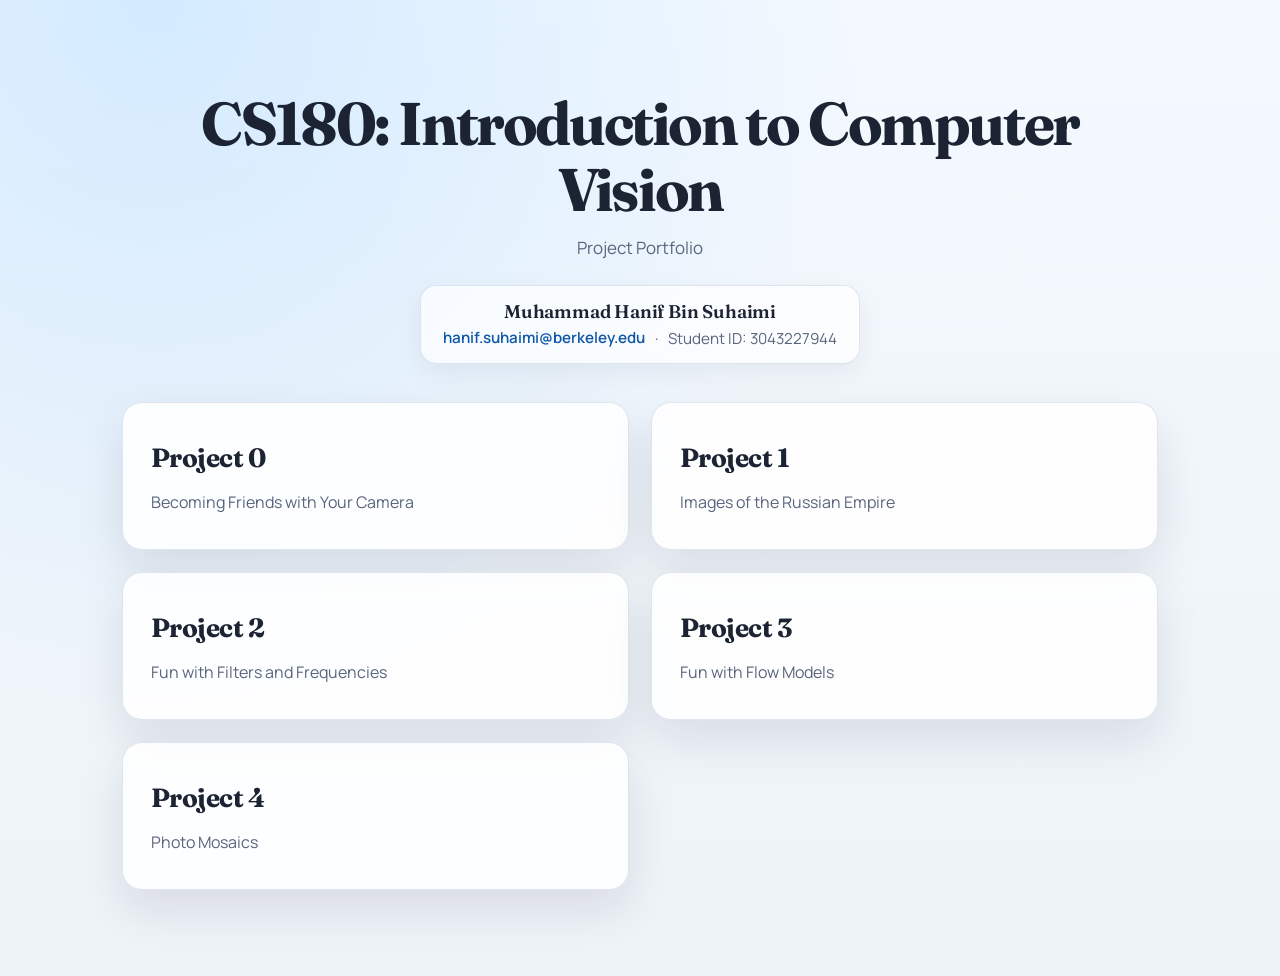
<file: index.html>
<!DOCTYPE html>
<html lang="en">
<head>
    <meta charset="UTF-8">
    <meta name="viewport" content="width=device-width, initial-scale=1.0">

    <title>CS180 Portfolio</title>

    <link rel="stylesheet" href="style.css">

    <style>
        @import url("https://fonts.googleapis.com/css2?family=Fraunces:opsz,wght@9..144,600;9..144,700&family=Manrope:wght@400;500;700&display=swap");

        :root {
            --page-bg-1: #f4f9ff;
            --page-bg-2: #eef3f8;
            --panel-bg: rgba(255, 255, 255, 0.88);
            --card-shadow: 0 20px 48px rgba(15, 23, 42, 0.1);
            --text: #1c2433;
            --muted: #59657d;
            --border: rgba(133, 156, 192, 0.25);
            --accent: #1157a7;
            --accent-2: #0e447f;
        }

        * {
            box-sizing: border-box;
        }

        body {
            margin: 0;
            font-family: "Manrope", "Segoe UI", Tahoma, sans-serif;
            background:
                radial-gradient(circle at 12% 0%, rgba(127, 197, 255, 0.28) 0%, rgba(127, 197, 255, 0) 48%),
                linear-gradient(180deg, var(--page-bg-1) 0%, var(--page-bg-2) 100%);
            color: var(--text);
            line-height: 1.7;
            min-height: 100vh;
        }

        header {
            width: min(100%, 1100px);
            margin: 0 auto;
            text-align: center;
            padding: clamp(44px, 7vw, 92px) clamp(16px, 3vw, 32px) 12px;
        }

        header h1 {
            margin: 0 0 12px;
            font-family: "Fraunces", Georgia, serif;
            font-size: clamp(2.2rem, 4.7vw, 3.8rem);
            letter-spacing: -0.04em;
            line-height: 1.1;
        }

        header p {
            margin: 0 auto;
            color: var(--muted);
            font-size: 1.06rem;
            max-width: 60ch;
        }

        .identity {
            display: flex;
            flex-direction: column;
            align-items: center;
            gap: 2px;
            width: fit-content;
            max-width: 100%;
            margin: 22px auto 0;
            padding: 12px 22px;
            border: 1px solid var(--border);
            border-radius: 16px;
            background: rgba(255, 255, 255, 0.7);
            box-shadow: 0 10px 28px rgba(15, 23, 42, 0.06);
            line-height: 1.5;
        }

        .identity-name {
            font-family: "Fraunces", Georgia, serif;
            font-size: 1.15rem;
            font-weight: 600;
            letter-spacing: -0.01em;
        }

        .identity-meta {
            display: flex;
            flex-wrap: wrap;
            justify-content: center;
            align-items: center;
            gap: 2px 10px;
            color: var(--muted);
            font-size: 0.95rem;
            overflow-wrap: anywhere;
        }

        .identity-meta a {
            color: var(--accent);
            font-weight: 600;
            text-decoration: none;
            border-bottom: 1px solid transparent;
            transition: border-color 0.2s ease;
        }

        .identity-meta a:hover,
        .identity-meta a:focus-visible {
            border-bottom-color: currentColor;
        }

        .identity-meta a:focus-visible {
            outline: 2px solid rgba(17, 87, 167, 0.45);
            outline-offset: 3px;
            border-radius: 3px;
        }

        main {
            width: min(100%, 1100px);
            margin: 0 auto;
            padding: 26px clamp(16px, 3vw, 32px) 86px;
        }

        .projects {
            display: grid;
            grid-template-columns: repeat(2, minmax(0, 1fr));
            gap: 22px;
        }

        .project-card {
            position: relative;
            display: flex;
            align-items: center;
            min-height: 148px;
            overflow: hidden;
            isolation: isolate;
            text-decoration: none;
            color: inherit;
            padding: 28px;
            border-radius: 20px;
            border: 1px solid var(--border);
            background: var(--panel-bg);
            box-shadow: var(--card-shadow);
            transition: transform 0.2s ease, box-shadow 0.2s ease;
        }

        .project-card:hover {
            transform: translateY(-3px);
            box-shadow: 0 24px 52px rgba(15, 23, 42, 0.14);
        }

        .project-card:focus-visible {
            outline: 3px solid rgba(17, 87, 167, 0.5);
            outline-offset: 3px;
            transform: translateY(-3px);
            box-shadow: 0 24px 52px rgba(15, 23, 42, 0.14);
        }

        /* Layer order: card background < preview image (0) < shine (1) < text (2) */
        .card-preview {
            display: none;
            position: absolute;
            top: 0;
            right: 0;
            bottom: 0;
            width: 42%;
            z-index: 0;
            opacity: 0;
            pointer-events: none;
            -webkit-mask-image: linear-gradient(to right, transparent 0%, #000 70%);
            mask-image: linear-gradient(to right, transparent 0%, #000 70%);
            transition: opacity 0.7s ease;
        }

        .card-preview img {
            display: block;
            width: 100%;
            height: 100%;
            object-fit: cover;
            object-position: var(--preview-pos, 50% 50%);
            pointer-events: none;
            transform: scale(1.02);
            transition: transform 0.9s ease;
        }

        .project-card::after {
            content: "";
            position: absolute;
            top: 0;
            bottom: 0;
            left: 0;
            width: 36%;
            z-index: 1;
            background: linear-gradient(110deg, transparent 0%, rgba(255, 255, 255, 0.5) 50%, transparent 100%);
            transform: translateX(-170%) skewX(-16deg);
            transition: transform 0.7s ease;
            pointer-events: none;
        }

        .project-card:focus-visible::after {
            transform: translateX(380%) skewX(-16deg);
        }

        .card-content {
            position: relative;
            z-index: 2;
            min-width: 0;
        }

        .project-card h2 {
            margin: 0 0 8px;
            font-family: "Fraunces", Georgia, serif;
            font-size: 1.65rem;
            letter-spacing: -0.02em;
        }

        .project-card p {
            margin: 0;
            color: var(--muted);
        }

        /* Decorative preview and sweep need real hover; touch/narrow screens get plain cards. */
        @media (hover: hover) and (pointer: fine) and (min-width: 701px) {
            .project-card:hover::after {
                transform: translateX(380%) skewX(-16deg);
            }

            .card-preview {
                display: block;
            }

            .card-content {
                max-width: 62%;
            }

            .project-card:hover .card-preview,
            .project-card:focus-visible .card-preview {
                opacity: var(--preview-opacity, 0.4);
            }

            .project-card:hover .card-preview img,
            .project-card:focus-visible .card-preview img {
                transform: scale(1.06);
            }
        }

        @media (max-width: 700px) {
            header {
                padding-top: 36px;
            }

            main {
                padding-top: 16px;
            }

            .projects {
                grid-template-columns: minmax(0, 1fr);
            }

            .project-card {
                border-radius: 16px;
                padding: 20px;
                min-height: 0;
            }
        }

        @media (prefers-reduced-motion: reduce) {
            .project-card,
            .project-card::after,
            .card-preview,
            .card-preview img {
                transition: none;
            }

            .project-card::after {
                display: none;
            }

            .project-card:hover,
            .project-card:focus-visible {
                transform: none;
            }

            .project-card:hover .card-preview img,
            .project-card:focus-visible .card-preview img {
                transform: none;
            }
        }

        @media print {
            .card-preview,
            .project-card::after {
                display: none !important;
            }
        }
    </style>
</head>

<body>

    <header>
        <h1>CS180: Introduction to Computer Vision</h1>
        <p>Project Portfolio</p>

        <div class="identity" aria-label="Student information">
            <span class="identity-name">Muhammad Hanif Bin Suhaimi</span>
            <span class="identity-meta">
                <a href="mailto:hanif.suhaimi@berkeley.edu">hanif.suhaimi@berkeley.edu</a>
                <span aria-hidden="true">&middot;</span>
                <span>Student ID: 3043227944</span>
            </span>
        </div>
    </header>

    <main>
        <section class="projects">
            <a class="project-card" href="./0/index.html" style="--preview-pos: 60% 36%; --preview-opacity: 0.38;">
                <div class="card-preview" aria-hidden="true"><img src="./0/media/2b.jpg" alt="" aria-hidden="true" loading="lazy" decoding="async"></div>
                <div class="card-content">
                    <h2>Project 0</h2>
                    <p>Becoming Friends with Your Camera</p>
                </div>
            </a>

            <a class="project-card" href="./1/index.html" style="--preview-pos: 50% 40%; --preview-opacity: 0.42;">
                <div class="card-preview" aria-hidden="true"><img src="./1/media/cathedral_single_ncc.jpg" alt="" aria-hidden="true" loading="lazy" decoding="async"></div>
                <div class="card-content">
                    <h2>Project 1</h2>
                    <p>Images of the Russian Empire</p>
                </div>
            </a>

            <a class="project-card" href="./2/index.html" style="--preview-pos: 100% 50%; --preview-opacity: 0.4;">
                <div class="card-preview" aria-hidden="true"><img src="./2/media/part2_4_oraple_comparison.png" alt="" aria-hidden="true" loading="lazy" decoding="async"></div>
                <div class="card-content">
                    <h2>Project 2</h2>
                    <p>Fun with Filters and Frequencies</p>
                </div>
            </a>

            <a class="project-card" href="./3/index.html" style="--preview-pos: 50% 55%; --preview-opacity: 0.45;">
                <div class="card-preview" aria-hidden="true"><img src="./3/media/part_a/hybrid_1.png" alt="" aria-hidden="true" loading="lazy" decoding="async"></div>
                <div class="card-content">
                    <h2>Project 3</h2>
                    <p>Fun with Flow Models</p>
                </div>
            </a>
            <a class="project-card" href="./4/index.html" style="--preview-pos: 50% 55%; --preview-opacity: 0.45;">
                <div class="card-preview" aria-hidden="true"><img src="./4/media/a4_iceland_river_mosaic.png" alt="" aria-hidden="true" loading="lazy" decoding="async"></div>
                <div class="card-content">
                    <h2>Project 4</h2>
                    <p>Photo Mosaics</p>
                </div>
            </a>
        </section>
    </main>

</body>
</html>
</file>
<file: style.css>
* {
    box-sizing: border-box;
}

body {
    margin: 0;
    font-family: Arial, Helvetica, sans-serif;
    background: #f7f7f7;
    color: #222;
    line-height: 1.6;
}

header {
    text-align: center;
    padding: 80px 20px 50px;
}

header h1 {
    font-size: 2.5rem;
    margin-bottom: 10px;
}

header p {
    color: #666;
}

main {
    max-width: 1100px;
    margin: auto;
    padding: 20px;
}

.projects {
    display: grid;
    grid-template-columns: repeat(auto-fit, minmax(280px, 1fr));
    gap: 25px;
}

.project-card {
    display: block;
    padding: 30px;
    background: white;
    border-radius: 12px;
    text-decoration: none;
    color: inherit;
    box-shadow: 0 4px 15px rgba(0, 0, 0, 0.08);
    transition: transform 0.2s ease;
}

.project-card:hover {
    transform: translateY(-5px);
}

.project-card h2 {
    margin-top: 0;
}
</file>
